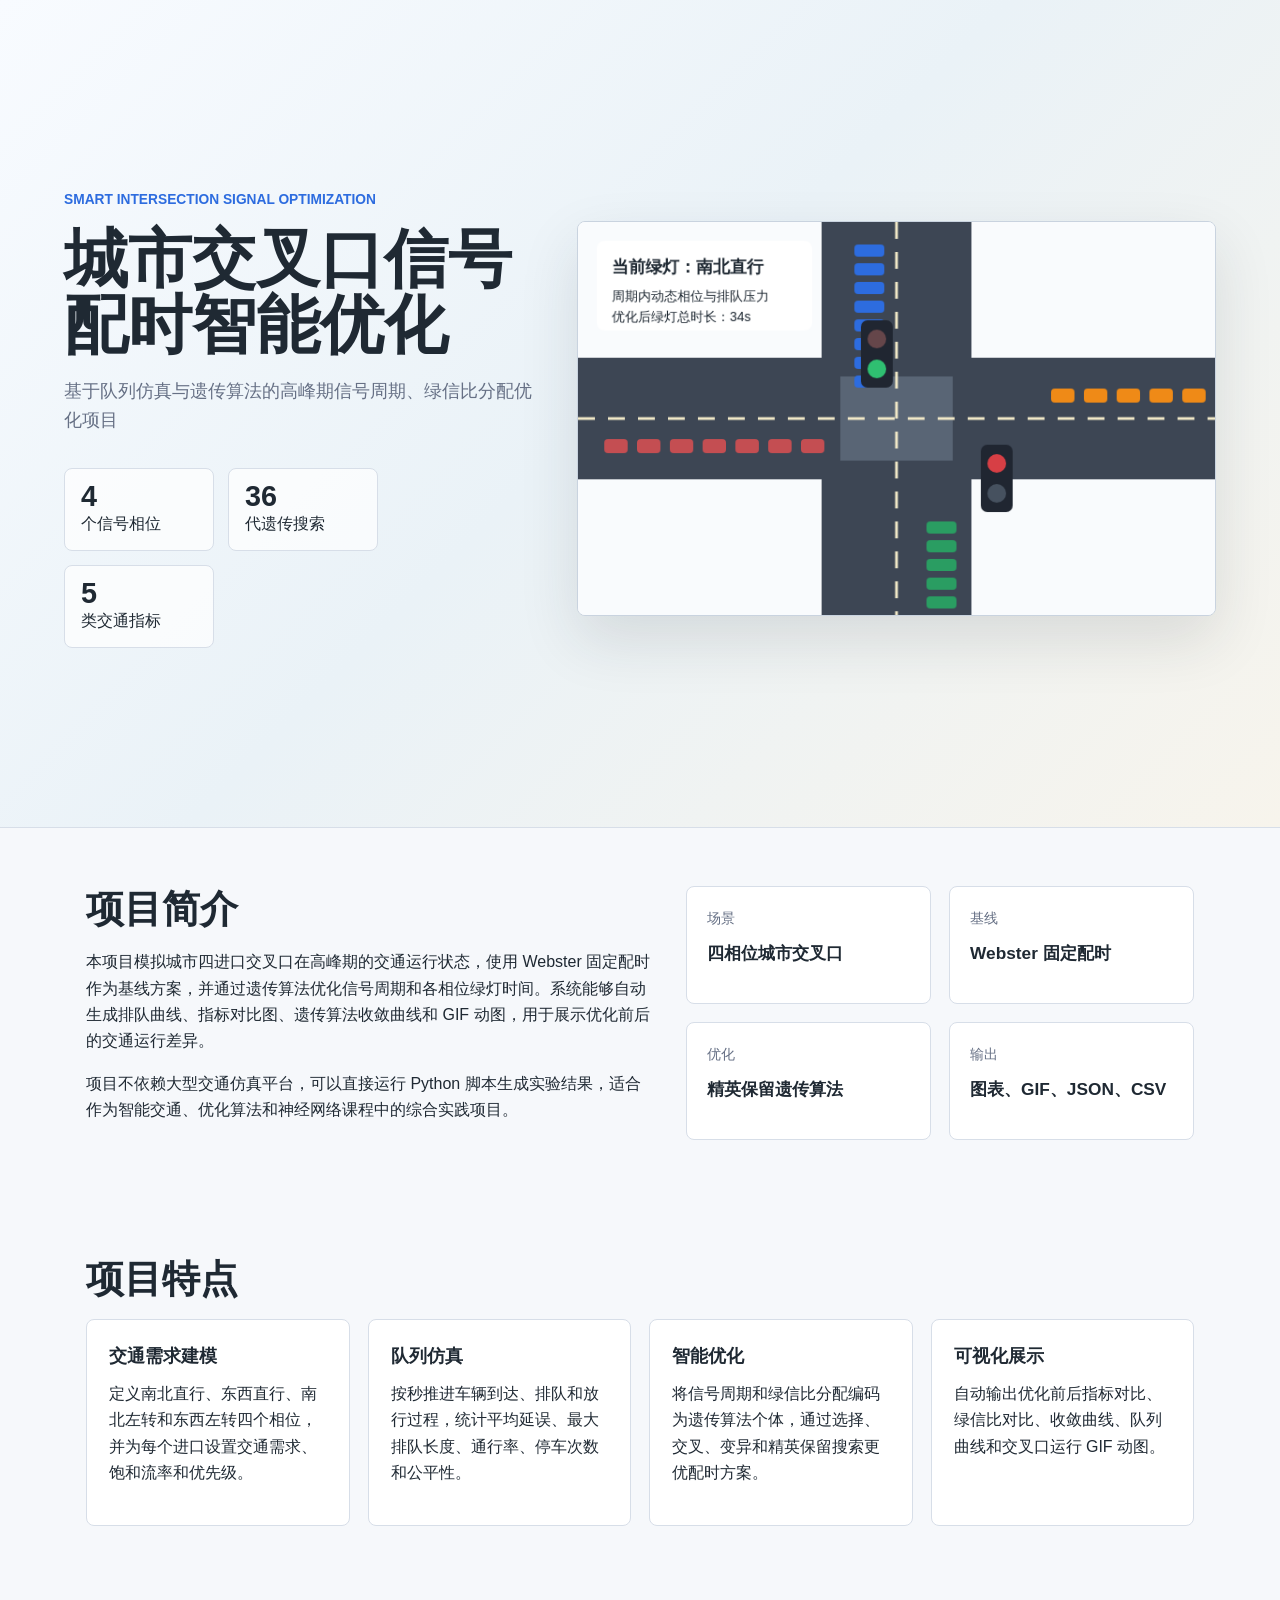
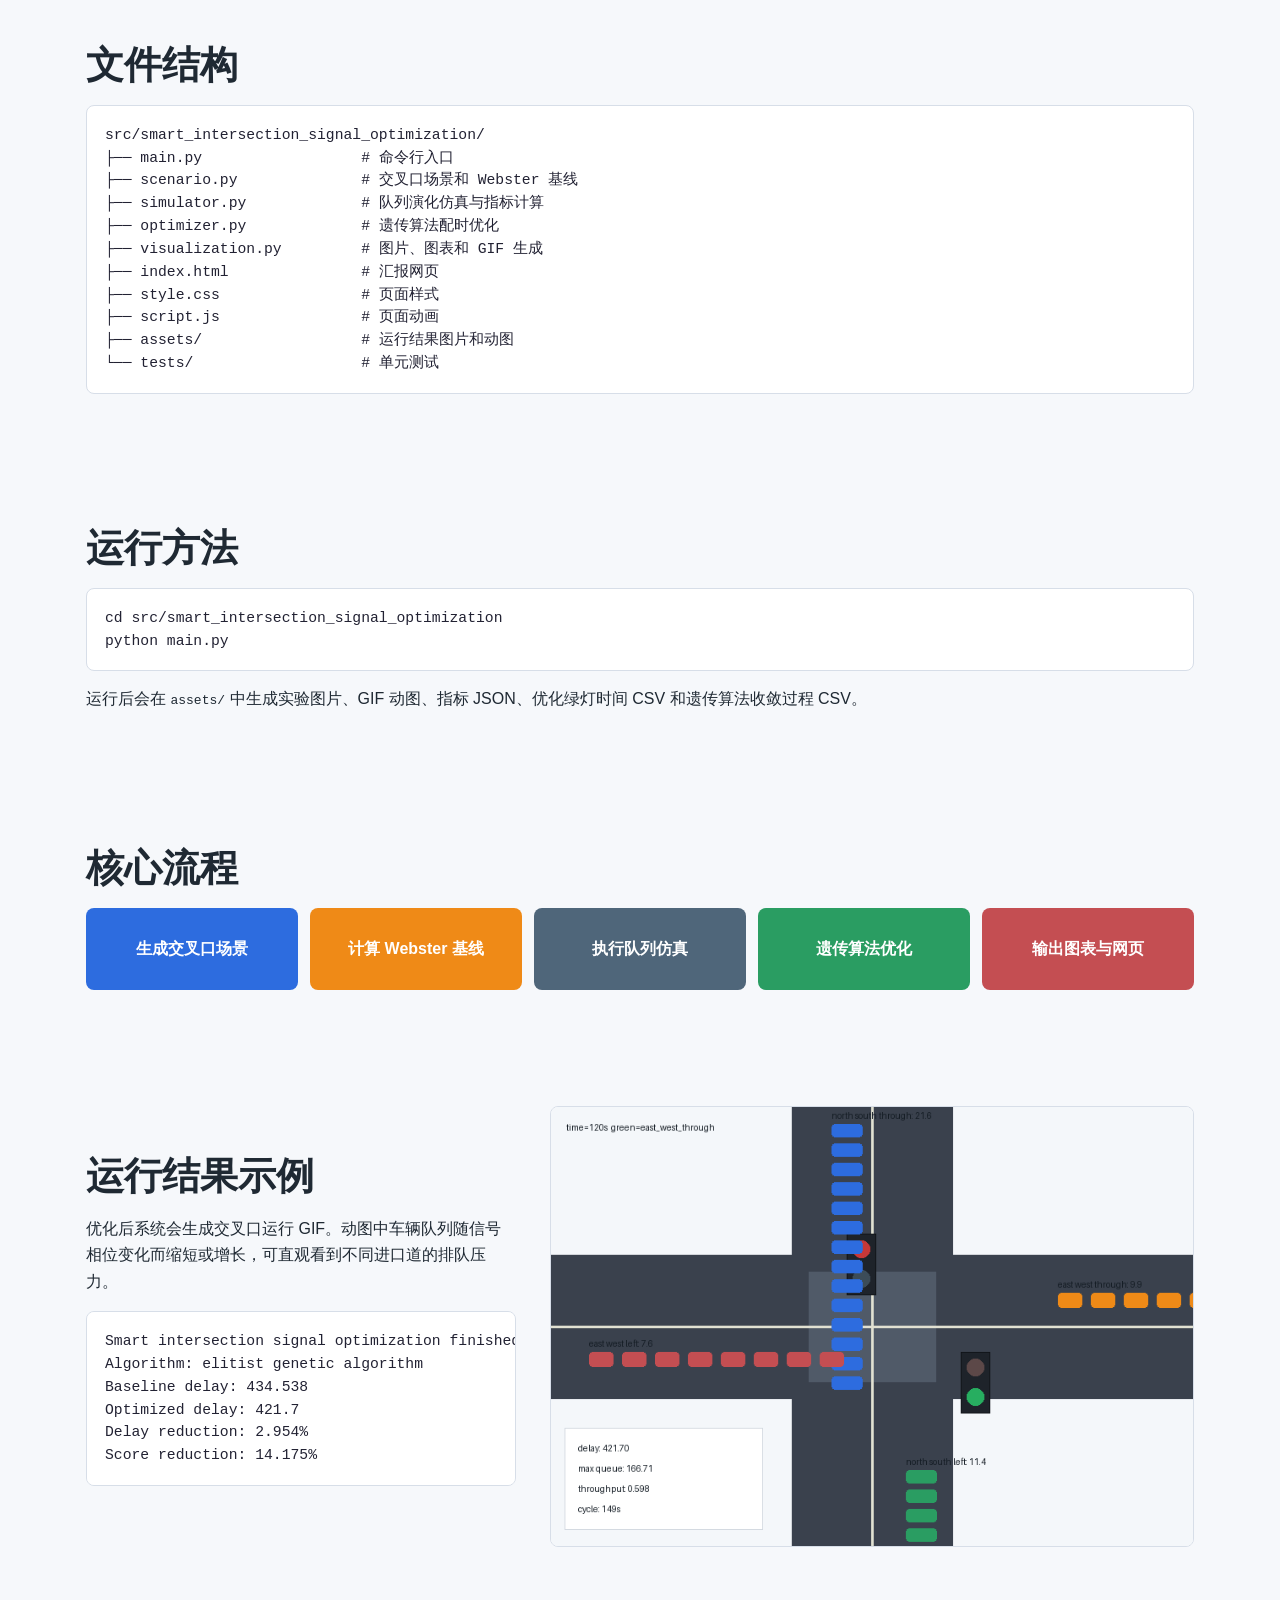
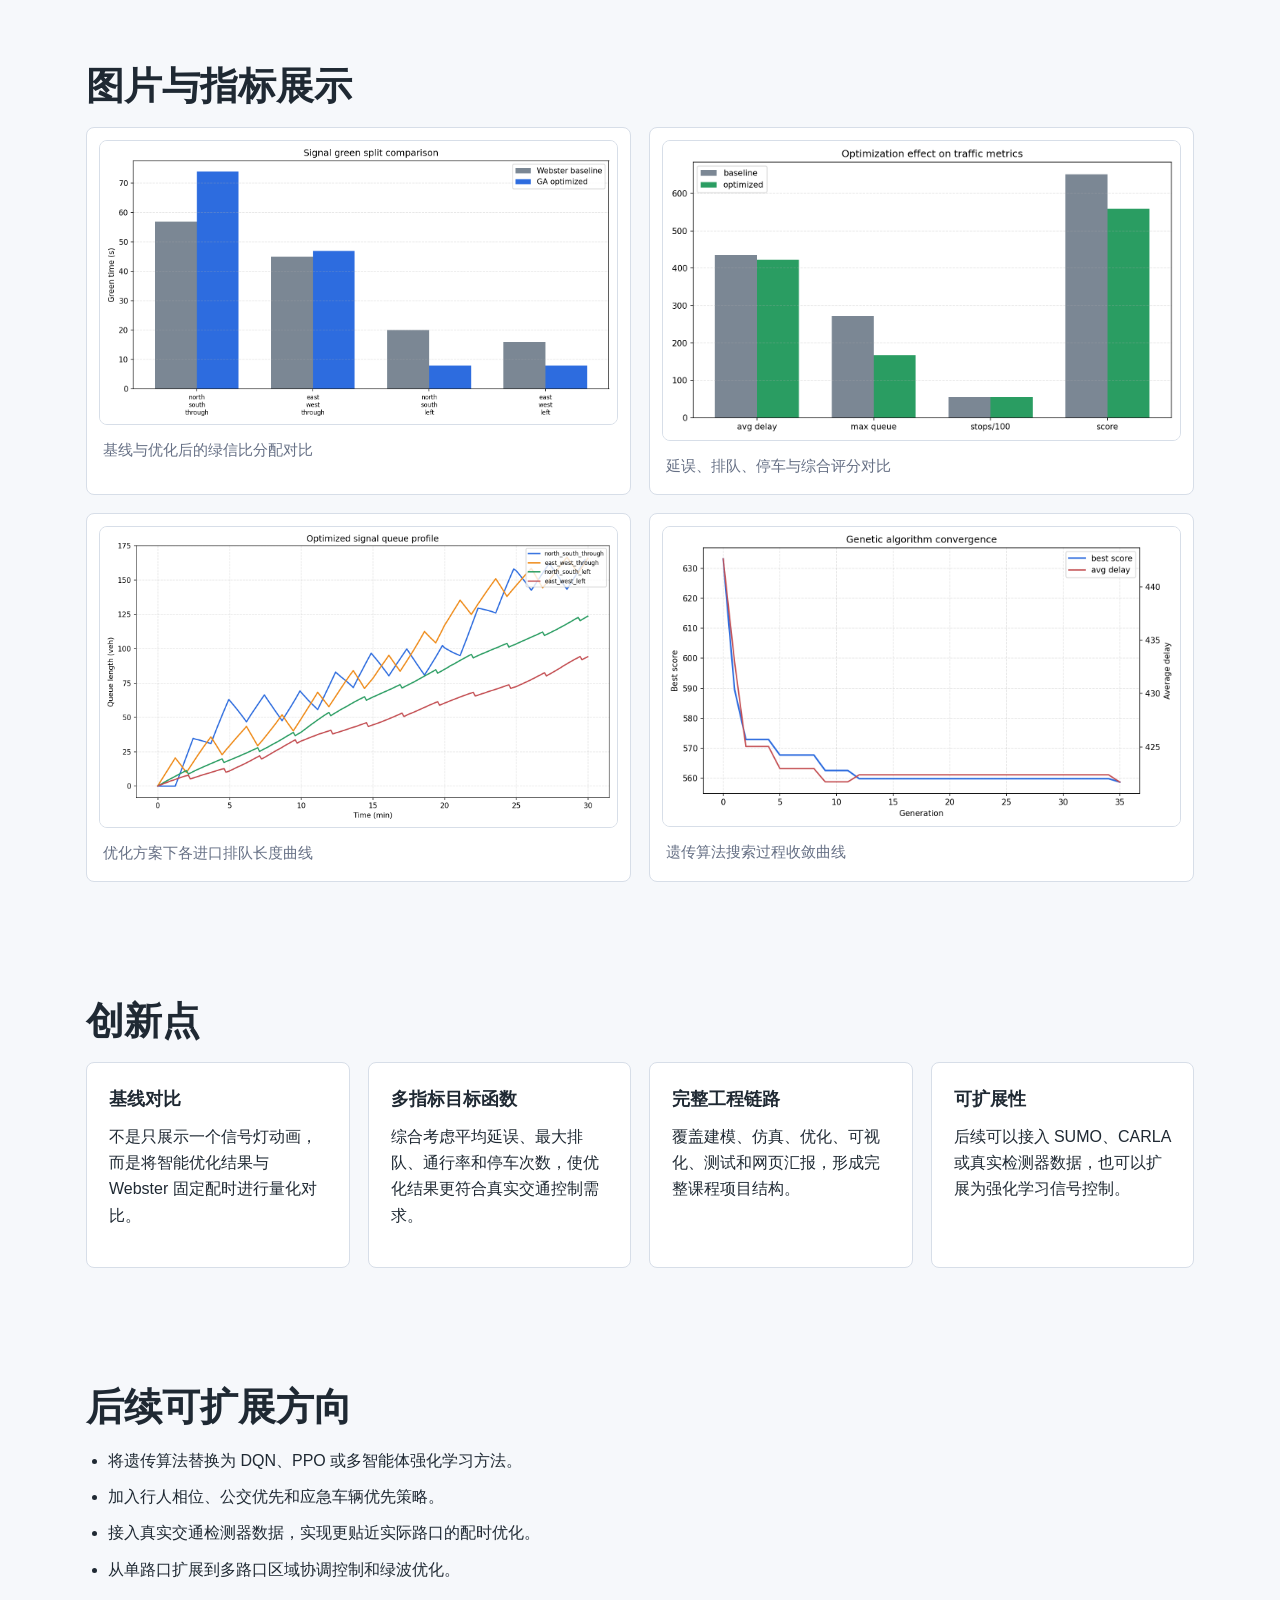
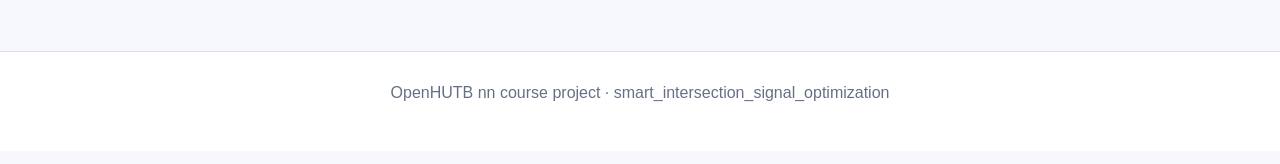
<file: src/smart_intersection_signal_optimization/index.html>
<!DOCTYPE html>
<html lang="zh-CN">
<head>
  <meta charset="UTF-8">
  <meta name="viewport" content="width=device-width, initial-scale=1.0">
  <title>城市交叉口信号配时智能优化</title>
  <link rel="stylesheet" href="style.css">
</head>
<body>
  <header class="hero">
    <div class="hero-content">
      <p class="eyebrow">Smart Intersection Signal Optimization</p>
      <h1>城市交叉口信号配时智能优化</h1>
      <p class="subtitle">基于队列仿真与遗传算法的高峰期信号周期、绿信比分配优化项目</p>
      <div class="hero-stats">
        <span><strong>4</strong> 个信号相位</span>
        <span><strong>36</strong> 代遗传搜索</span>
        <span><strong>5</strong> 类交通指标</span>
      </div>
    </div>
    <div class="hero-visual">
      <canvas id="signalCanvas" width="680" height="420" aria-label="交叉口信号灯动画"></canvas>
    </div>
  </header>

<main>
  <section class="section intro">
    <div>
      <h2>项目简介</h2>
      <p>本项目模拟城市四进口交叉口在高峰期的交通运行状态，使用 Webster 固定配时作为基线方案，并通过遗传算法优化信号周期和各相位绿灯时间。系统能够自动生成排队曲线、指标对比图、遗传算法收敛曲线和 GIF 动图，用于展示优化前后的交通运行差异。</p>
      <p>项目不依赖大型交通仿真平台，可以直接运行 Python 脚本生成实验结果，适合作为智能交通、优化算法和神经网络课程中的综合实践项目。</p>
    </div>
    <div class="metric-grid">
      <div class="metric"><span>场景</span><strong>四相位城市交叉口</strong></div>
      <div class="metric"><span>基线</span><strong>Webster 固定配时</strong></div>
      <div class="metric"><span>优化</span><strong>精英保留遗传算法</strong></div>
      <div class="metric"><span>输出</span><strong>图表、GIF、JSON、CSV</strong></div>
    </div>
  </section>

  <section class="section details">
    <h2>项目特点</h2>
    <div class="detail-grid">
      <article>
        <h3>交通需求建模</h3>
        <p>定义南北直行、东西直行、南北左转和东西左转四个相位，并为每个进口设置交通需求、饱和流率和优先级。</p>
      </article>
      <article>
        <h3>队列仿真</h3>
        <p>按秒推进车辆到达、排队和放行过程，统计平均延误、最大排队长度、通行率、停车次数和公平性。</p>
      </article>
      <article>
        <h3>智能优化</h3>
        <p>将信号周期和绿信比分配编码为遗传算法个体，通过选择、交叉、变异和精英保留搜索更优配时方案。</p>
      </article>
      <article>
        <h3>可视化展示</h3>
        <p>自动输出优化前后指标对比、绿信比对比、收敛曲线、队列曲线和交叉口运行 GIF 动图。</p>
      </article>
    </div>
  </section>

  <section class="section">
    <h2>文件结构</h2>
    <pre class="code-block"><code>src/smart_intersection_signal_optimization/
├── main.py                  # 命令行入口
├── scenario.py              # 交叉口场景和 Webster 基线
├── simulator.py             # 队列演化仿真与指标计算
├── optimizer.py             # 遗传算法配时优化
├── visualization.py         # 图片、图表和 GIF 生成
├── index.html               # 汇报网页
├── style.css                # 页面样式
├── script.js                # 页面动画
├── assets/                  # 运行结果图片和动图
└── tests/                   # 单元测试</code></pre>
  </section>

  <section class="section">
    <h2>运行方法</h2>
    <pre class="code-block"><code>cd src/smart_intersection_signal_optimization
python main.py</code></pre>
    <p>运行后会在 <code>assets/</code> 中生成实验图片、GIF 动图、指标 JSON、优化绿灯时间 CSV 和遗传算法收敛过程 CSV。</p>
  </section>

  <section class="section">
    <h2>核心流程</h2>
    <div class="flow">
      <div>生成交叉口场景</div>
      <div>计算 Webster 基线</div>
      <div>执行队列仿真</div>
      <div>遗传算法优化</div>
      <div>输出图表与网页</div>
    </div>
  </section>

  <section class="section media-band">
    <div>
      <h2>运行结果示例</h2>
      <p>优化后系统会生成交叉口运行 GIF。动图中车辆队列随信号相位变化而缩短或增长，可直观看到不同进口道的排队压力。</p>
      <pre class="code-block"><code>Smart intersection signal optimization finished
Algorithm: elitist genetic algorithm
Baseline delay: 434.538
Optimized delay: 421.7
Delay reduction: 2.954%
Score reduction: 14.175%</code></pre>
    </div>
    <img src="assets/intersection_signal_optimization.gif" alt="交叉口信号优化动图">
  </section>

  <section class="section gallery">
    <h2>图片与指标展示</h2>
    <div class="figure-grid">
      <figure>
        <img src="assets/green_split_comparison.png" alt="绿信比对比">
        <figcaption>基线与优化后的绿信比分配对比</figcaption>
      </figure>
      <figure>
        <img src="assets/metric_comparison.png" alt="指标对比">
        <figcaption>延误、排队、停车与综合评分对比</figcaption>
      </figure>
      <figure>
        <img src="assets/optimized_queue_profiles.png" alt="排队曲线">
        <figcaption>优化方案下各进口排队长度曲线</figcaption>
      </figure>
      <figure>
        <img src="assets/ga_convergence.png" alt="遗传算法收敛曲线">
        <figcaption>遗传算法搜索过程收敛曲线</figcaption>
      </figure>
    </div>
  </section>

  <section class="section details">
    <h2>创新点</h2>
    <div class="detail-grid">
      <article>
        <h3>基线对比</h3>
        <p>不是只展示一个信号灯动画，而是将智能优化结果与 Webster 固定配时进行量化对比。</p>
      </article>
      <article>
        <h3>多指标目标函数</h3>
        <p>综合考虑平均延误、最大排队、通行率和停车次数，使优化结果更符合真实交通控制需求。</p>
      </article>
      <article>
        <h3>完整工程链路</h3>
        <p>覆盖建模、仿真、优化、可视化、测试和网页汇报，形成完整课程项目结构。</p>
      </article>
      <article>
        <h3>可扩展性</h3>
        <p>后续可以接入 SUMO、CARLA 或真实检测器数据，也可以扩展为强化学习信号控制。</p>
      </article>
    </div>
  </section>

  <section class="section">
    <h2>后续可扩展方向</h2>
    <ul class="plain-list">
      <li>将遗传算法替换为 DQN、PPO 或多智能体强化学习方法。</li>
      <li>加入行人相位、公交优先和应急车辆优先策略。</li>
      <li>接入真实交通检测器数据，实现更贴近实际路口的配时优化。</li>
      <li>从单路口扩展到多路口区域协调控制和绿波优化。</li>
    </ul>
  </section>
</main>

  <footer>
    <p>OpenHUTB nn course project · smart_intersection_signal_optimization</p>
  </footer>

  <script src="script.js"></script>
</body>
</html>
</file>
<file: src/smart_intersection_signal_optimization/style.css>
:root {
  --ink: #1f2933;
  --muted: #667085;
  --line: #d7dee8;
  --paper: #f6f8fb;
  --panel: #ffffff;
  --blue: #2d6cdf;
  --green: #2a9d62;
  --red: #c44e52;
  --amber: #ef8a17;
}

* {
  box-sizing: border-box;
}

body {
  margin: 0;
  color: var(--ink);
  background: var(--paper);
  font-family: "Microsoft YaHei", "Segoe UI", Arial, sans-serif;
  line-height: 1.65;
}

.hero {
  min-height: 92vh;
  display: grid;
  grid-template-columns: minmax(320px, 0.85fr) minmax(420px, 1.15fr);
  align-items: center;
  gap: 40px;
  padding: 54px clamp(20px, 5vw, 76px) 44px;
  background: linear-gradient(135deg, #f8fbff 0%, #eaf2f7 48%, #f7f4ec 100%);
  border-bottom: 1px solid var(--line);
}

.hero-content {
  max-width: 720px;
}

.eyebrow {
  margin: 0 0 14px;
  color: var(--blue);
  font-size: 0.86rem;
  font-weight: 700;
  text-transform: uppercase;
}

h1,
h2,
h3,
p {
  margin-top: 0;
}

h1 {
  margin-bottom: 18px;
  font-size: clamp(2.2rem, 5vw, 4.7rem);
  line-height: 1.04;
  letter-spacing: 0;
}

.subtitle {
  max-width: 620px;
  color: var(--muted);
  font-size: 1.12rem;
}

.hero-stats {
  display: flex;
  flex-wrap: wrap;
  gap: 14px;
  margin-top: 32px;
}

.hero-stats span {
  min-width: 150px;
  padding: 13px 16px;
  background: rgba(255, 255, 255, 0.72);
  border: 1px solid var(--line);
  border-radius: 8px;
}

.hero-stats strong {
  display: block;
  font-size: 1.8rem;
  line-height: 1;
}

.hero-visual {
  display: flex;
  justify-content: center;
}

canvas {
  width: min(100%, 720px);
  height: auto;
  background: #f9fbfd;
  border: 1px solid #c9d3df;
  border-radius: 8px;
  box-shadow: 0 24px 60px rgba(31, 41, 51, 0.12);
}

.section {
  max-width: 1180px;
  margin: 0 auto;
  padding: 58px clamp(18px, 4vw, 36px);
}

.intro {
  display: grid;
  grid-template-columns: minmax(300px, 1fr) minmax(320px, 0.9fr);
  gap: 36px;
}

h2 {
  margin-bottom: 18px;
  font-size: clamp(1.6rem, 3vw, 2.4rem);
  line-height: 1.18;
}

.metric-grid,
.detail-grid,
.figure-grid {
  display: grid;
  gap: 18px;
}

.metric-grid {
  grid-template-columns: repeat(2, minmax(0, 1fr));
}

.metric,
.details article,
figure {
  background: var(--panel);
  border: 1px solid var(--line);
  border-radius: 8px;
}

.metric {
  padding: 20px;
}

.metric span {
  display: block;
  color: var(--muted);
  font-size: 0.9rem;
}

.metric strong {
  display: block;
  margin-top: 8px;
  font-size: 1.08rem;
}

.flow {
  display: grid;
  grid-template-columns: repeat(5, minmax(130px, 1fr));
  gap: 12px;
}

.flow div {
  min-height: 82px;
  display: grid;
  place-items: center;
  padding: 16px;
  text-align: center;
  color: #fff;
  background: var(--blue);
  border-radius: 8px;
  font-weight: 700;
}

.flow div:nth-child(2) {
  background: var(--amber);
}

.flow div:nth-child(3) {
  background: #4f667a;
}

.flow div:nth-child(4) {
  background: var(--green);
}

.flow div:nth-child(5) {
  background: var(--red);
}

.media-band {
  display: grid;
  grid-template-columns: minmax(280px, 0.8fr) minmax(420px, 1.2fr);
  gap: 34px;
  align-items: center;
}

.media-band img,
figure img {
  width: 100%;
  display: block;
  border-radius: 8px;
  border: 1px solid var(--line);
  background: #fff;
}

.figure-grid {
  grid-template-columns: repeat(2, minmax(0, 1fr));
}

figure {
  margin: 0;
  padding: 12px;
}

figcaption {
  padding: 12px 4px 4px;
  color: var(--muted);
  font-size: 0.95rem;
}

.detail-grid {
  grid-template-columns: repeat(4, minmax(0, 1fr));
}

.details article {
  padding: 22px;
}

.details h3 {
  margin-bottom: 10px;
  font-size: 1.1rem;
}

footer {
  padding: 28px;
  text-align: center;
  color: var(--muted);
  border-top: 1px solid var(--line);
  background: #fff;
}

@media (max-width: 900px) {
  .hero,
  .intro,
  .media-band {
    grid-template-columns: 1fr;
  }

  .hero {
    min-height: auto;
  }

  .flow,
  .detail-grid,
  .figure-grid {
    grid-template-columns: 1fr;
  }
}

@media (max-width: 560px) {
  .metric-grid {
    grid-template-columns: 1fr;
  }

  .hero-stats span {
    width: 100%;
  }
}
.code-block {
  overflow-x: auto;
  padding: 18px;
  color: #223;
  background: #ffffff;
  border: 1px solid var(--line);
  border-radius: 8px;
  font-size: 0.92rem;
  line-height: 1.55;
}

.code-block code {
  font-family: Consolas, "Courier New", monospace;
}

.plain-list {
  margin: 0;
  padding-left: 22px;
  color: var(--ink);
}

.plain-list li {
  margin-bottom: 10px;
}
.code-block {
  overflow-x: auto;
  padding: 18px;
  color: #223;
  background: #ffffff;
  border: 1px solid var(--line);
  border-radius: 8px;
  font-size: 0.92rem;
  line-height: 1.55;
}

.code-block code {
  font-family: Consolas, "Courier New", monospace;
}

.plain-list {
  margin: 0;
  padding-left: 22px;
  color: var(--ink);
}

.plain-list li {
  margin-bottom: 10px;
}
</file>
